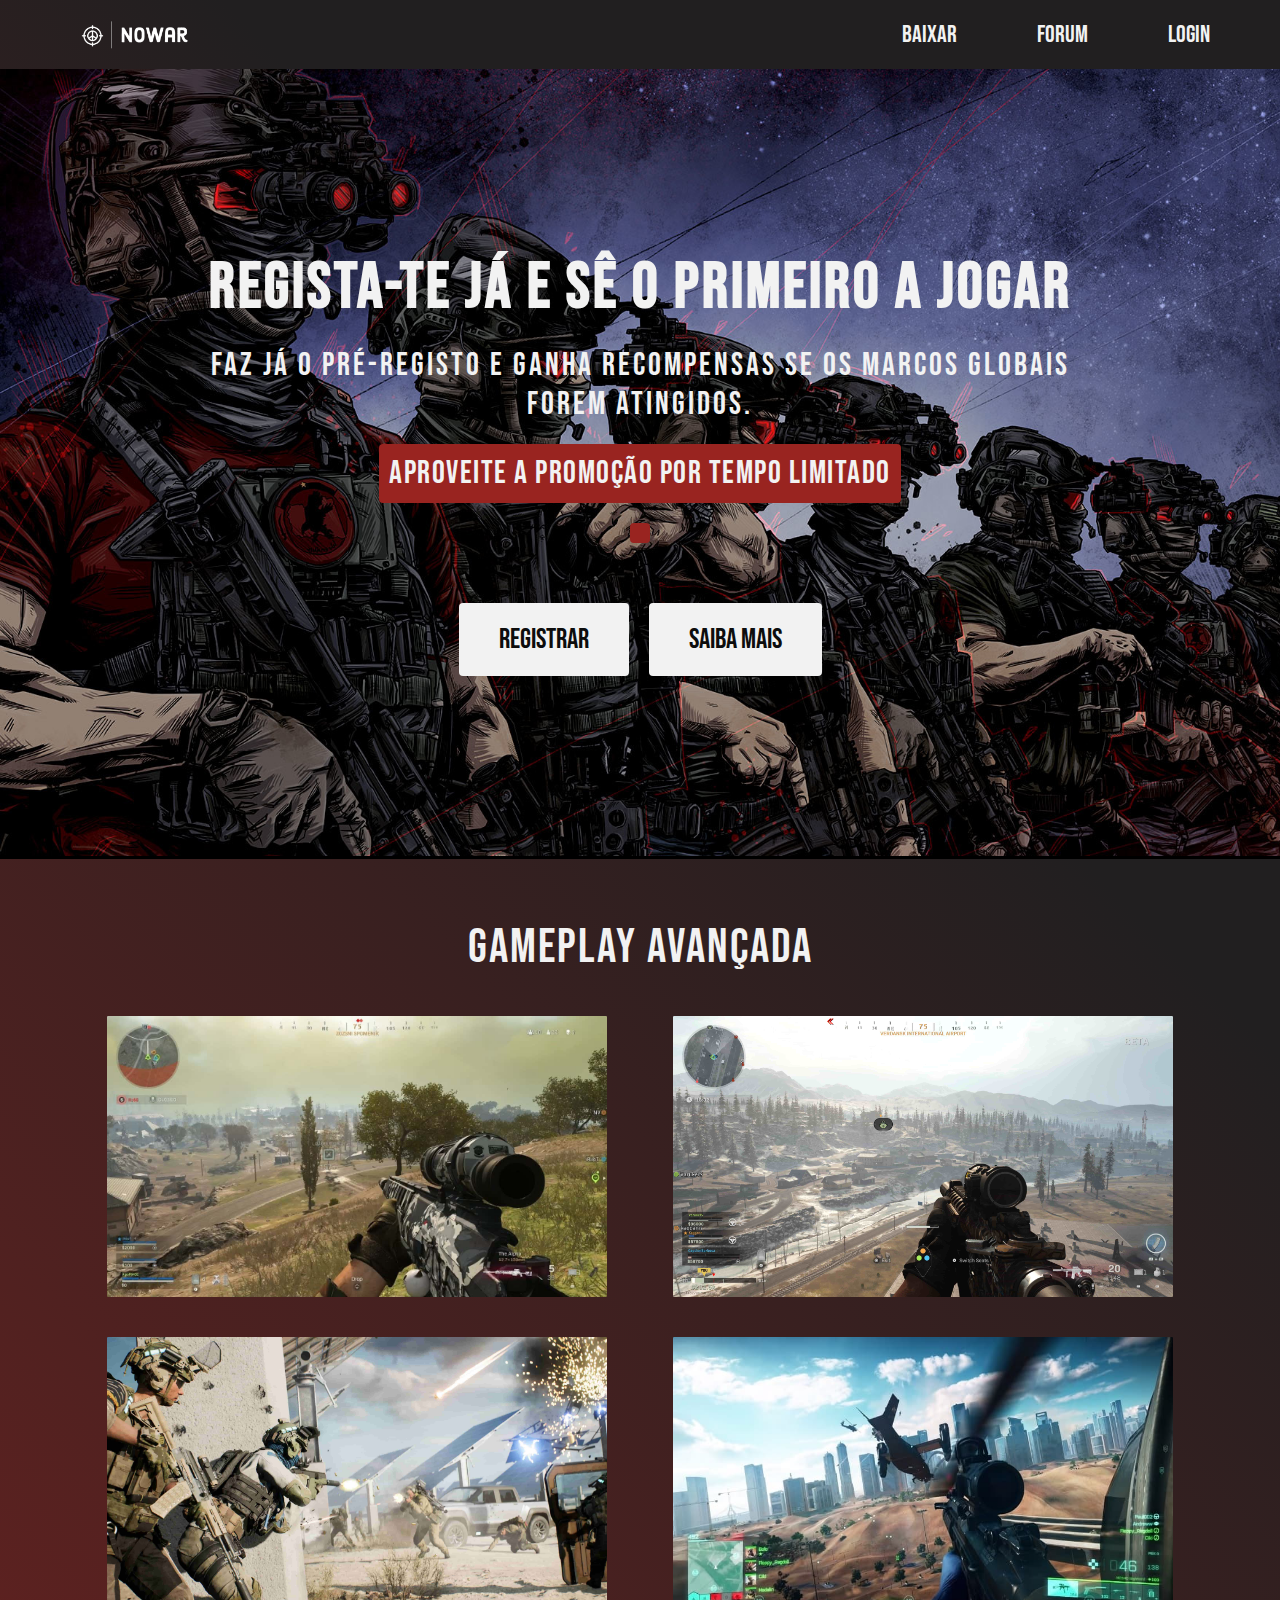
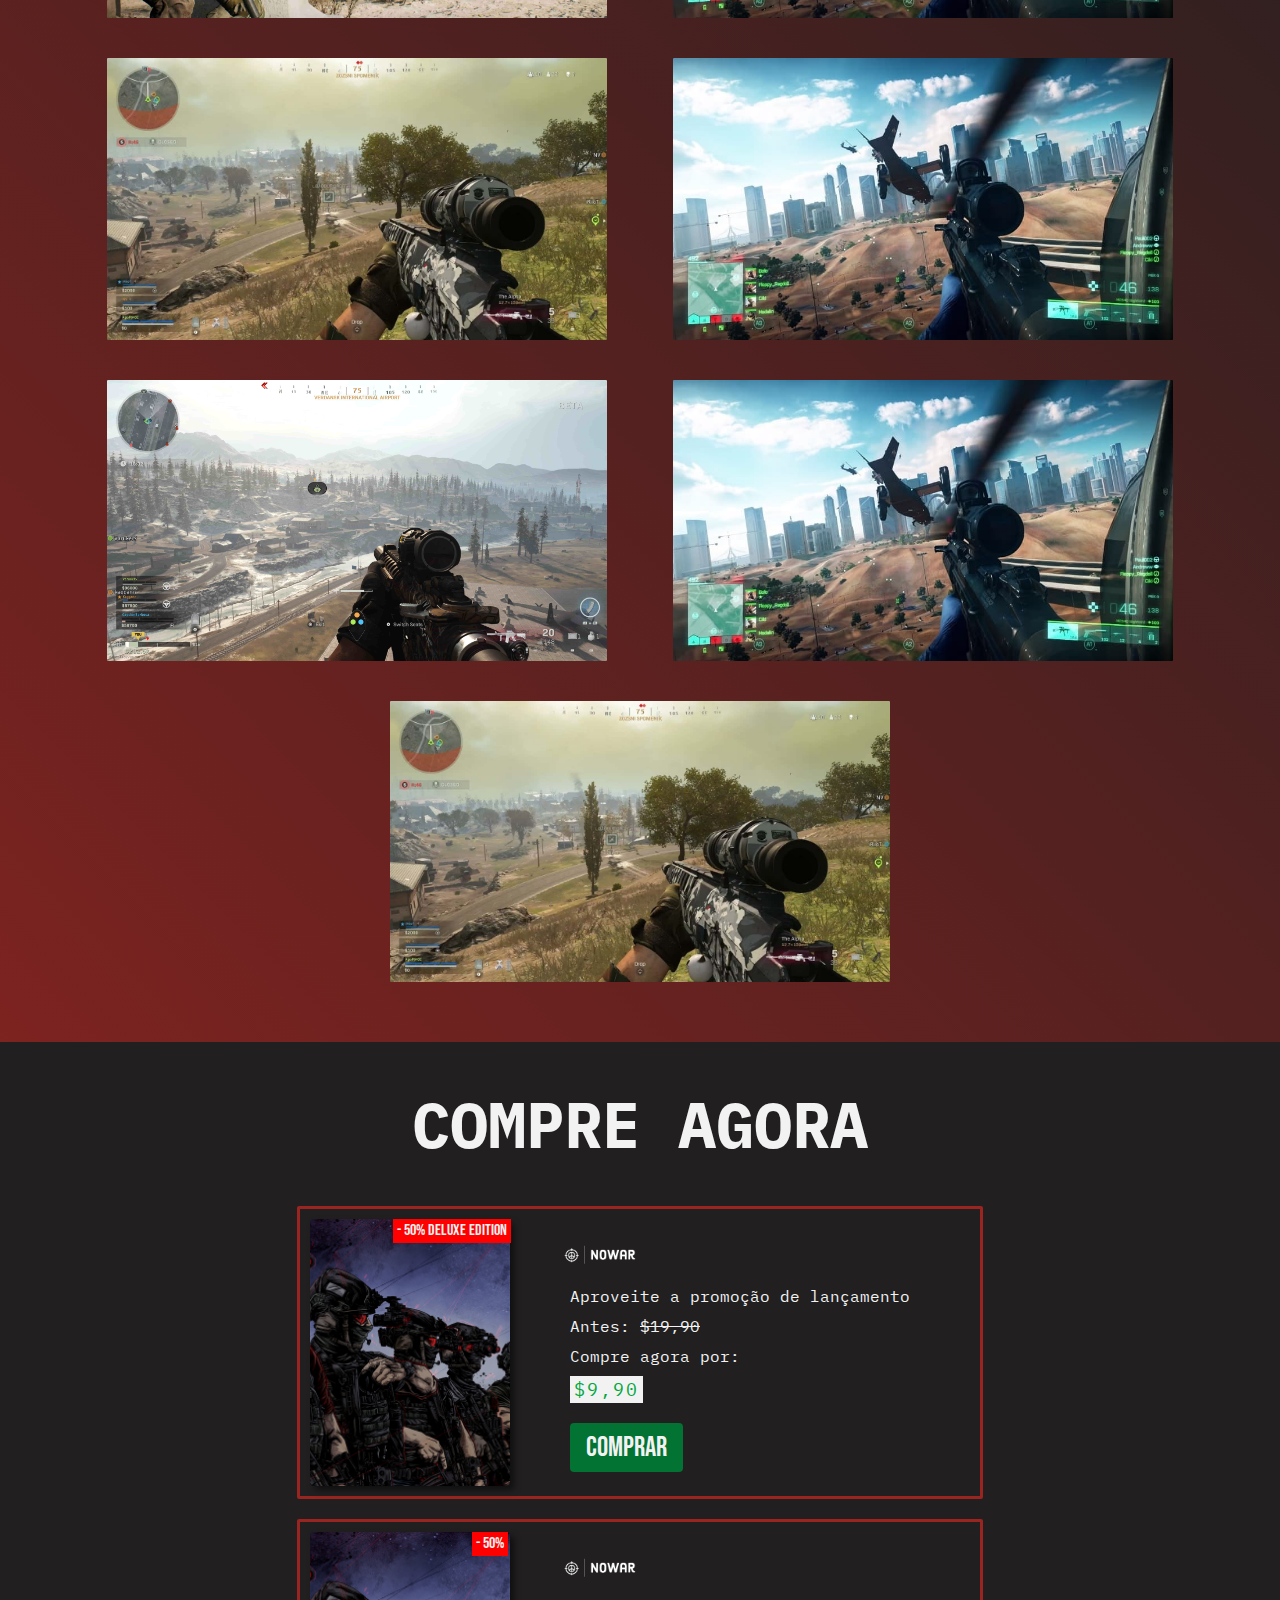
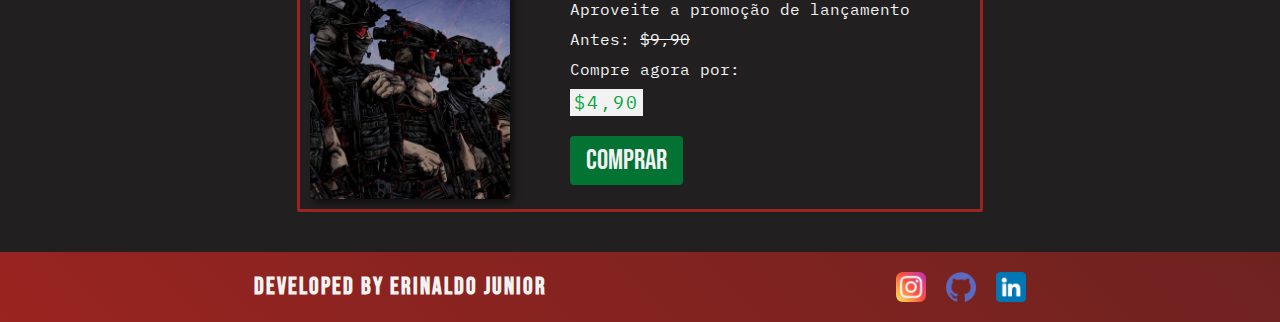
<file: index.html>
<!DOCTYPE html>
<html lang="pt-BR">

<head>
  <meta charset="UTF-8">
  <meta http-equiv="X-UA-Compatible" content="IE=edge">
  <meta name="viewport" content="width=device-width, initial-scale=1.0">
  <link rel="preconnect" href="https://fonts.googleapis.com">
  <link rel="preconnect" href="https://fonts.gstatic.com" crossorigin>
  <link href="https://fonts.googleapis.com/css2?family=Bebas+Neue&family=Roboto:wght@300;400&display=swap" rel="stylesheet">
  <link rel="preconnect" href="https://fonts.googleapis.com">
  <link rel="preconnect" href="https://fonts.gstatic.com" crossorigin>
  <link href="https://fonts.googleapis.com/css2?family=IBM+Plex+Mono:wght@400;500;700&display=swap" rel="stylesheet">
  <link rel="shortcut icon" href="./img/logo.png" type="image/x-icon" />
  <title>NOWAR</title>
  <link rel="stylesheet" href="./style.css">
</head>

<body>

  <header>
    <a href="./index.html"><img class="logo" src="./img/logo.png" alt=""></a>
    <nav class="header-menu">
      <button class="button-menu" data-menu="button" aria-expanded="false" aria-controls="menu">Menu</button>
      <ul data-menu="list" id="menu" class="list-menu">
        <li class="link-principal"><a href="">Baixar</a></li>
        <li data-dropdown class="link-principal">
          <a href="">Forum</a>
          <ul id="dropdown-menu" class="dropdown-menu">
            <li><a href="">Dúvidas</a></li>
            <li><a href="">Comunidade</a></li>
            <li><a href="">Dicas</a></li>
            <li><a href="">Ranking <span class="delete-jogadores">de Jogadores</span></a></li>
          </ul>
        </li>
        <li class="link-principal"><a class="login" href="">Login</a></li>
      </ul>
    </nav>
  </header>

  <section data-intro="intro" class="intro">
    <div class="container-intro">
      <div class="descricao">
        <h1>Regista-te já e sê o primeiro a jogar</h1>
        <p>Faz já o pré-registo e ganha recompensas se os marcos globais forem atingidos. </p>
        <h3 class="promo">Aproveite a promoção por tempo limitado</h3>
        <span class="contagem-conteudo"></span>
      </div>
      <div class="links">
        <a class="botao comprar" href="">Registrar</a>
        <a class="botao saiba-mais" href="./saibamais.html">Saiba mais</a>
      </div>
    </div>
  </section>

  <section data-galeria="galeria" class="galeria">
    <h1>gameplay avançada</h1>
    <div class="imagens">
      <img src="./img/galeria/gameplay/1.jpg" alt="">
      <img src="./img/galeria/gameplay/2.jpg" alt="">
      <img src="./img/galeria/gameplay/3.jpg" alt="">
      <img src="./img/galeria/gameplay/4.jpg" alt="">
      <img src="./img/galeria/gameplay/1.jpg" alt="">
      <img src="./img/galeria/gameplay/4.jpg" alt="">
      <img src="./img/galeria/gameplay/2.jpg" alt="">
      <img src="./img/galeria/gameplay/4.jpg" alt="">
      <img src="./img/galeria/gameplay/1.jpg" alt="">
    </div>
  </section>
  <section data-galeria="buy" class="buy">
    <h1>Compre agora</h1>
    <div class="grid-produtos">
      <div class="buy-grid">
        <img class="capa" src="./img/bg.jpg" alt="">
        <div class="buy-conteudo">
          <img class="logo-buy" src="./img/logo.png" alt="">
          <div class="descricao-grid">
            <p>Aproveite a promoção de lançamento</p>
            <p>Antes: <span class="preco-antigo">$19,90</span></p>
            <p>Compre agora por:</p>
            <p class="preco">$9,90</p>
            <span class="contagem-conteudo2"></span>
          </div>
          <a class="botao-comprar" href="./index.html">Comprar</a>
        </div>
      </div>
      <div class="buy-grid buy-grid2">
        <img class="capa" src="./img/bg.jpg" alt="">
        <div class="buy-conteudo">
          <img class="logo-buy" src="./img/logo.png" alt="">
          <div class="descricao-grid">
            <p>Aproveite a promoção de lançamento</p>
            <p>Antes: <span class="preco-antigo">$9,90</span></p>
            <p>Compre agora por:</p>
            <p class="preco">$4,90</p>
            <span class="contagem-conteudo3"></span>
          </div>
          <a class="botao-comprar" href="./index.html">Comprar</a>
        </div>
      </div>
    </div>
  </section>



  <footer class="footer">
    <h1 class="titulo-footer">developed by Erinaldo Junior</h1>
    <div class="redes">
      <a href="https://www.instagram.com/eri.frontend/" target="_blank"><img src="./img/redes/instagram.png" alt="logo instagram"></a>
      <a href="https://github.com/ErinaldoJunior" target="_blank"><img src="./img/redes/github.png" alt="logo github"></a>
      <a href="https://www.linkedin.com/in/erinaldo-junior-70ab6725b/" target="_blank"><img src="./img/redes/linkedin.png" alt=""></a>
    </div>
  </footer>

  <section class="container-modal" data-modal="container">
    <div class="modal-login">
      <button data-modal="fechar" class="fechar" type="button"><img src="./img/x.png" alt=""></button>
      <form action="">
        <label for="nome">username</label>
        <input type="text" name="nome" id="nome">
        <label for="senha">Senha</label>
        <input type="password" name="senha" id="senha">
        <button data-modal="enviar" class="enviar" type="submit">Entrar</button>
      </form>
    </div>
  </section>
  <script src="./script.js"></script>
</body>

</html>
</file>
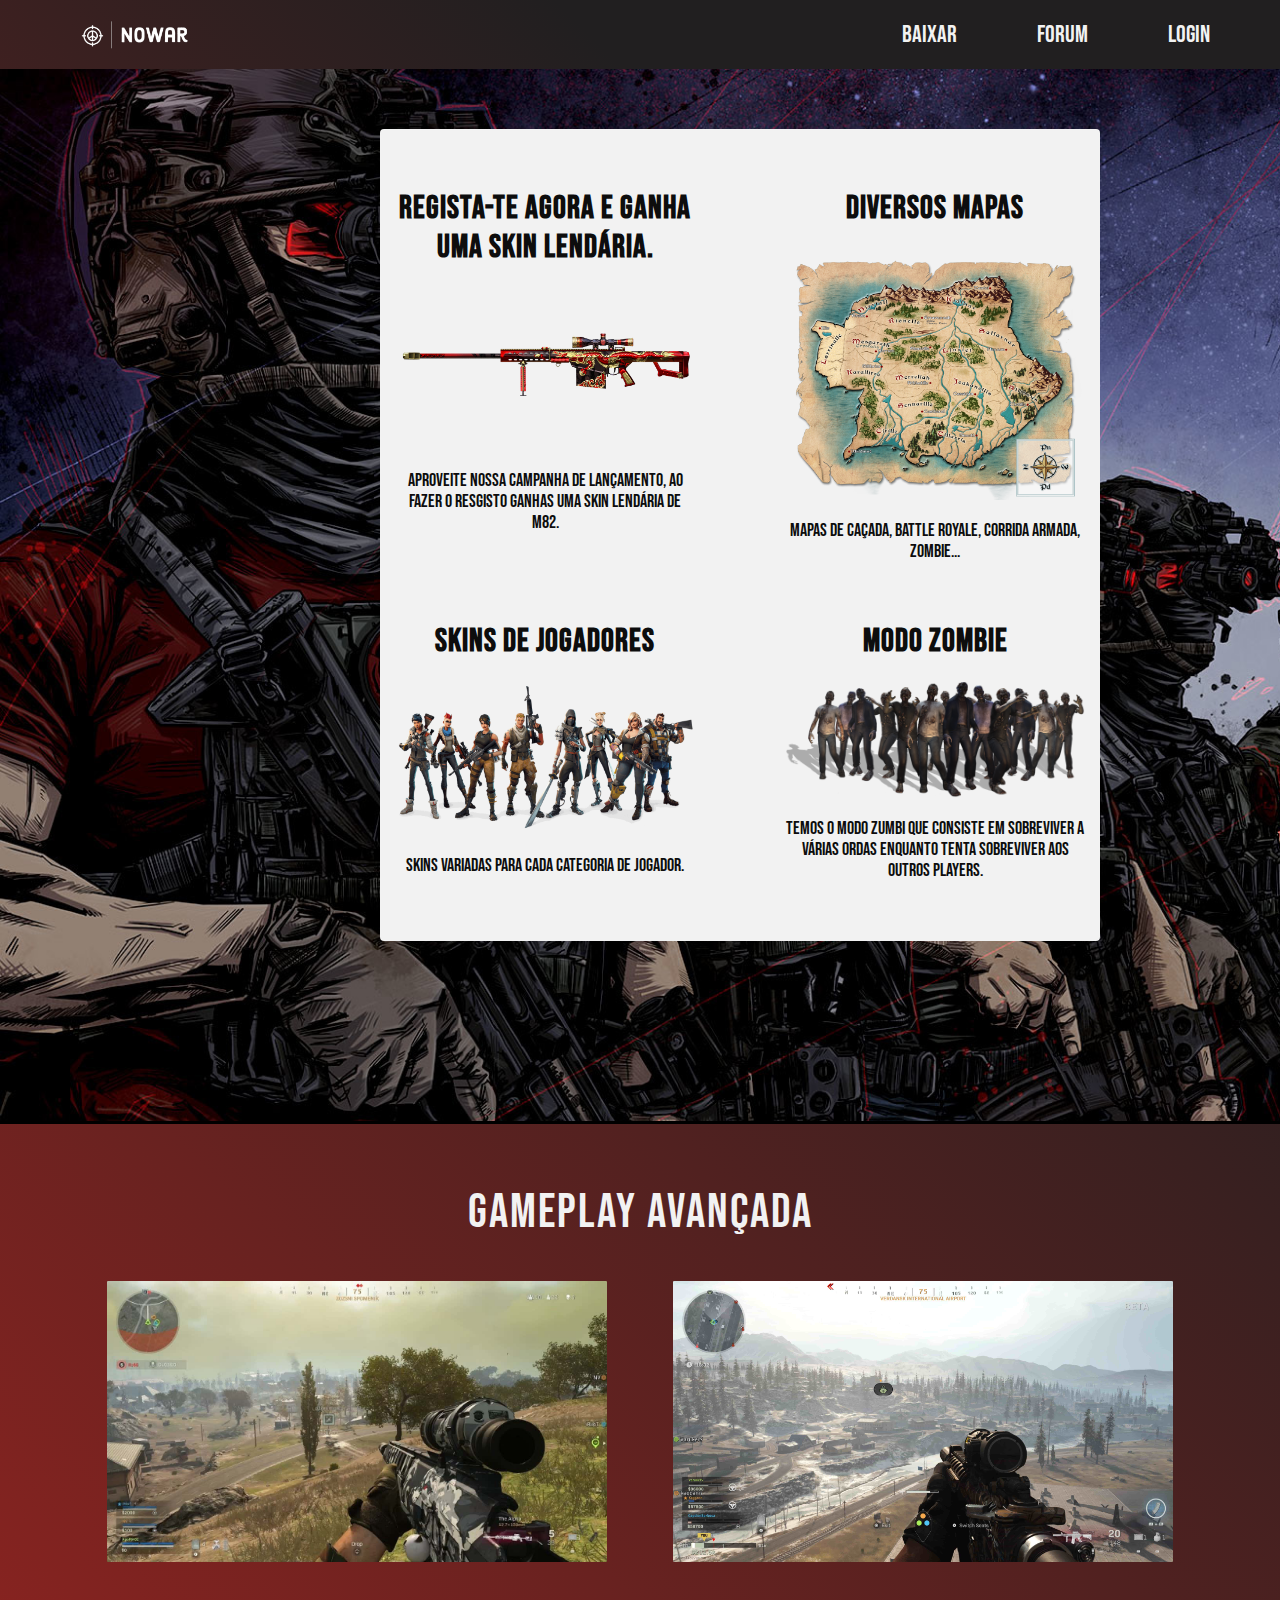
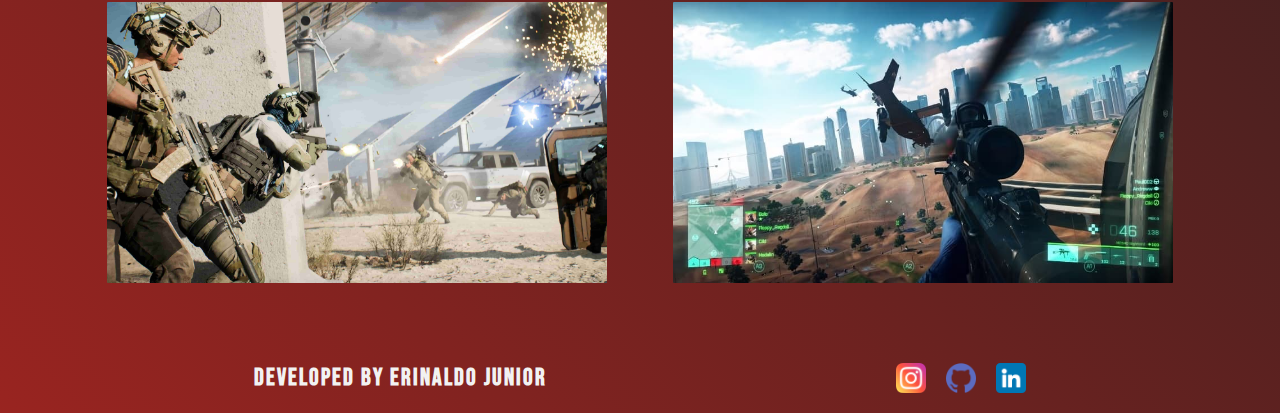
<file: saibamais.html>
<!DOCTYPE html>
<html lang="pt-BR">

<head>
  <meta charset="UTF-8">
  <meta http-equiv="X-UA-Compatible" content="IE=edge">
  <meta name="viewport" content="width=device-width, initial-scale=1.0">
  <link rel="preconnect" href="https://fonts.googleapis.com">
  <link rel="preconnect" href="https://fonts.gstatic.com" crossorigin>
  <link href="https://fonts.googleapis.com/css2?family=Bebas+Neue&family=Roboto:wght@300;400&display=swap" rel="stylesheet">
  <link rel="shortcut icon" href="./img/logo2.png" type="image/x-icon" />
  <title>SOBRE</title>
  <link rel="stylesheet" href="./style.css">
</head>

<body>

  <header>
    <a href="./index.html"><img class="logo" src="./img/logo.png" alt=""></a>
    <nav class="header-menu">
      <button class="button-menu" data-menu="button" aria-expanded="false" aria-controls="menu">Menu</button>
      <ul data-menu="list" id="menu" class="list-menu">
        <li class="link-principal"><a href="">Baixar</a></li>
        <li data-dropdown class="link-principal">
          <a href="">Forum</a>
          <ul id="dropdown-menu" class="dropdown-menu">
            <li><a href="">Dúvidas Frequentes</a></li>
            <li><a href="">Comunidade</a></li>
            <li><a href="">Dicas</a></li>
            <li><a href="">Ranking de Jogadores</a></li>
          </ul>
        </li>
        <li class="link-principal"><a class="login" href="">Login</a></li>
      </ul>
    </nav>
  </header>

  <section data-intro="saibamais" class="intro">
    <div class="container-saibamais">
      <div class="conteudo-saibamais">
        <h2>Regista-te agora e ganha uma skin lendária.</h2>
        <img class="skin" src="./img/saibamais/skin.png" alt="">
        <p>Aproveite nossa campanha de lançamento, ao fazer o resgisto ganhas uma skin lendária de M82.</p>
      </div>
      <div class="conteudo-saibamais">
        <h2>Diversos mapas</h2>
        <img class="skin" src="./img/saibamais/map.png" alt="">
        <p>Mapas de caçada, battle royale, corrida armada, zombie...</p>
      </div>
      <div class="conteudo-saibamais">
        <h2>Skins de Jogadores</h2>
        <img class="skin" src="./img/saibamais/jogadores.png" alt="">
        <p>Skins variadas para cada categoria de jogador.</p>
      </div>
      <div class="conteudo-saibamais">
        <h2>Modo Zombie</h2>
        <img class="skin" src="./img/saibamais/zombie.png" alt="">
        <p>Temos o modo zumbi que consiste em sobreviver a várias ordas enquanto tenta sobreviver aos outros players.</p>
      </div>

    </div>
  </section>

  <section data-galeria="galeria" class="galeria">
    <h1>gameplay avançada</h1>
    <div class="imagens">
      <img src="./img/galeria/gameplay/1.jpg" alt="">
      <img src="./img/galeria/gameplay/2.jpg" alt="">
      <img src="./img/galeria/gameplay/3.jpg" alt="">
      <img src="./img/galeria/gameplay/4.jpg" alt="">
    </div>
  </section>


  <footer class="footer">
    <h1 class="titulo-footer">developed by Erinaldo Junior</h1>
    <div class="redes">
      <a href="https://www.instagram.com/eri.frontend/" target="_blank"><img src="./img/redes/instagram.png" alt="logo instagram"></a>
      <a href="https://github.com/ErinaldoJunior" target="_blank"><img src="./img/redes/github.png" alt="logo github"></a>
      <a href="https://www.linkedin.com/in/erinaldo-junior-70ab6725b/" target="_blank"><img src="./img/redes/linkedin.png" alt=""></a>
    </div>
  </footer>

  <section class="container-modal" data-modal="container">
    <div class="modal-login">
      <button data-modal="fechar" class="fechar" type="button">X</button>
      <form action="">
        <label for="nome">username</label>
        <input type="text" name="nome" id="nome">
        <label for="senha">Senha</label>
        <input type="password" name="senha" id="senha">
        <button data-modal="enviar" class="enviar" type="submit">Entrar</button>
      </form>
    </div>
  </section>
  <script src="./script.js"></script>
</body>

</html>
</file>
<file: style.css>
@import url(./css/footer.css);
@import url(./css/header.css);
@import url(./css/geral.css);
@import url(./css/modal.css);
@import url(./css/intro.css);
@import url(./css/galeria.css);
@import url(./css/dropdown.css);
@import url(./css/saibamais.css);
@import url(./css/buy.css);
</file>
